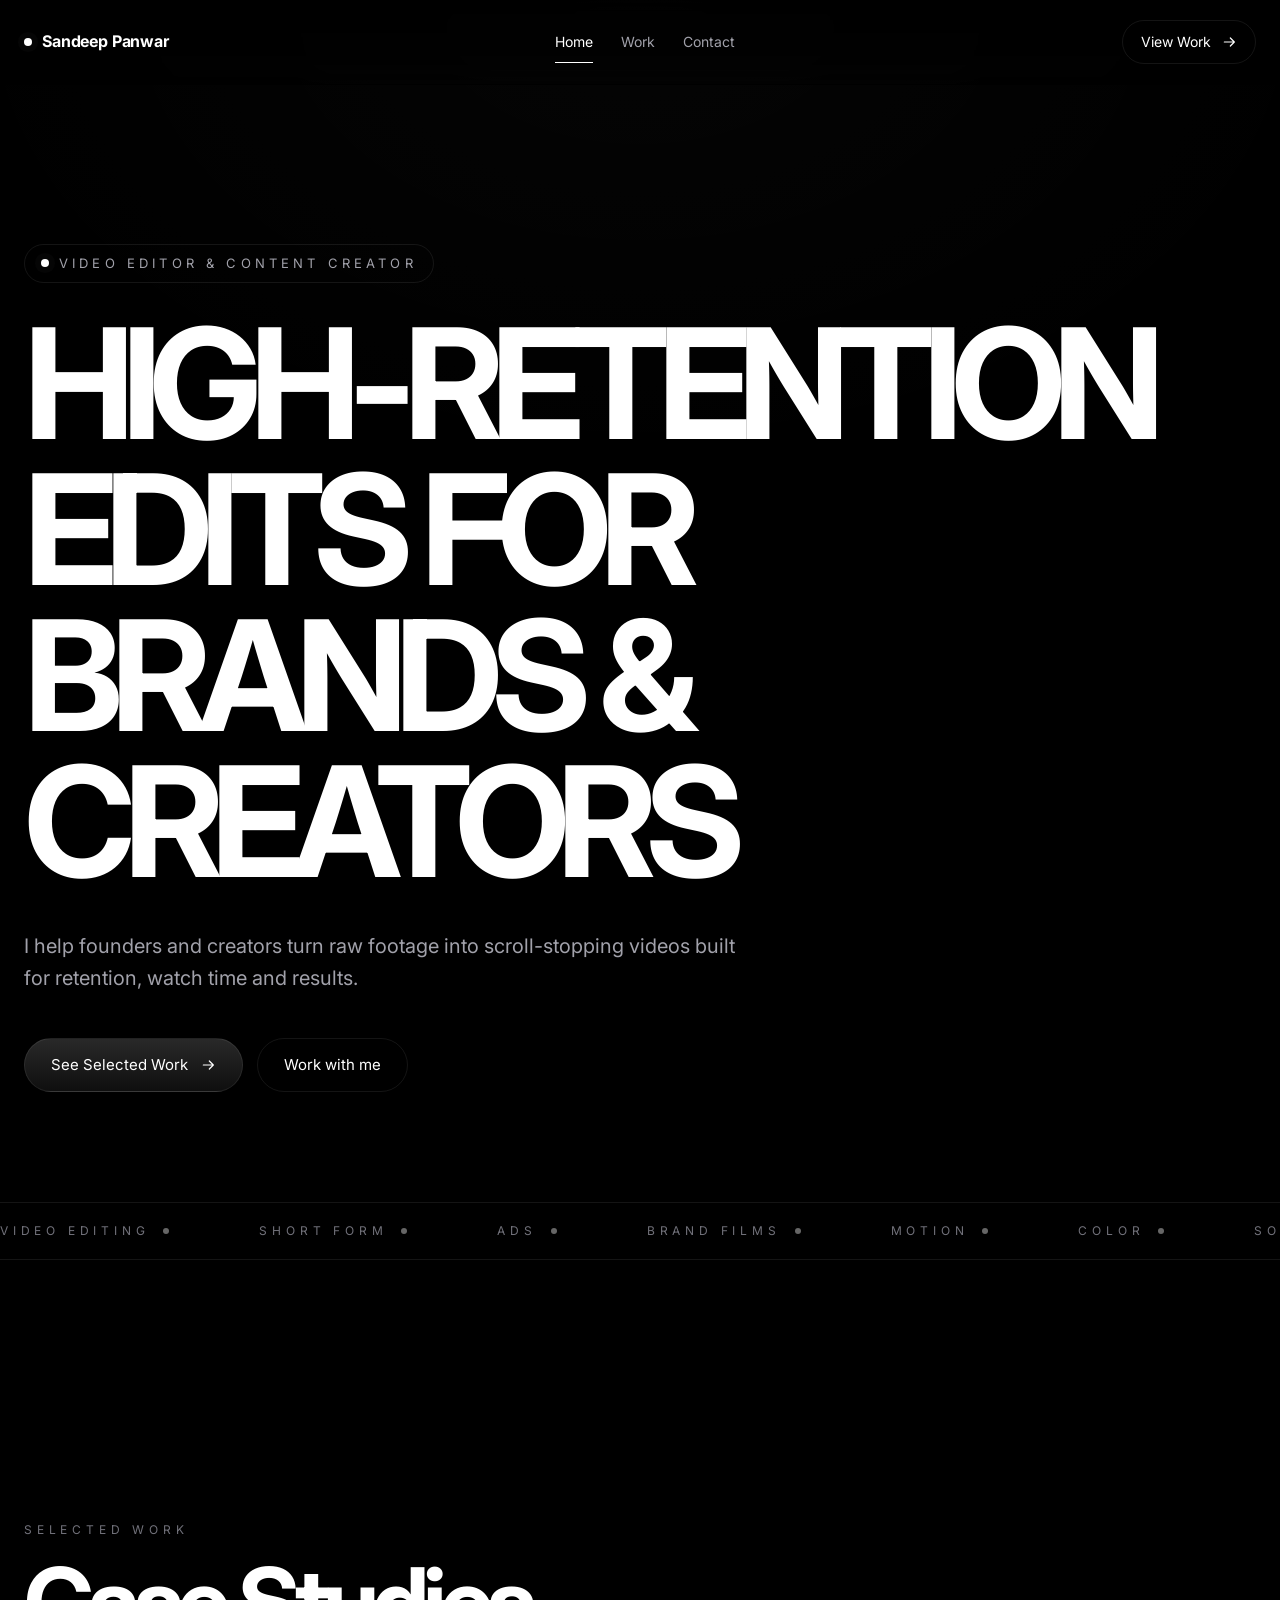
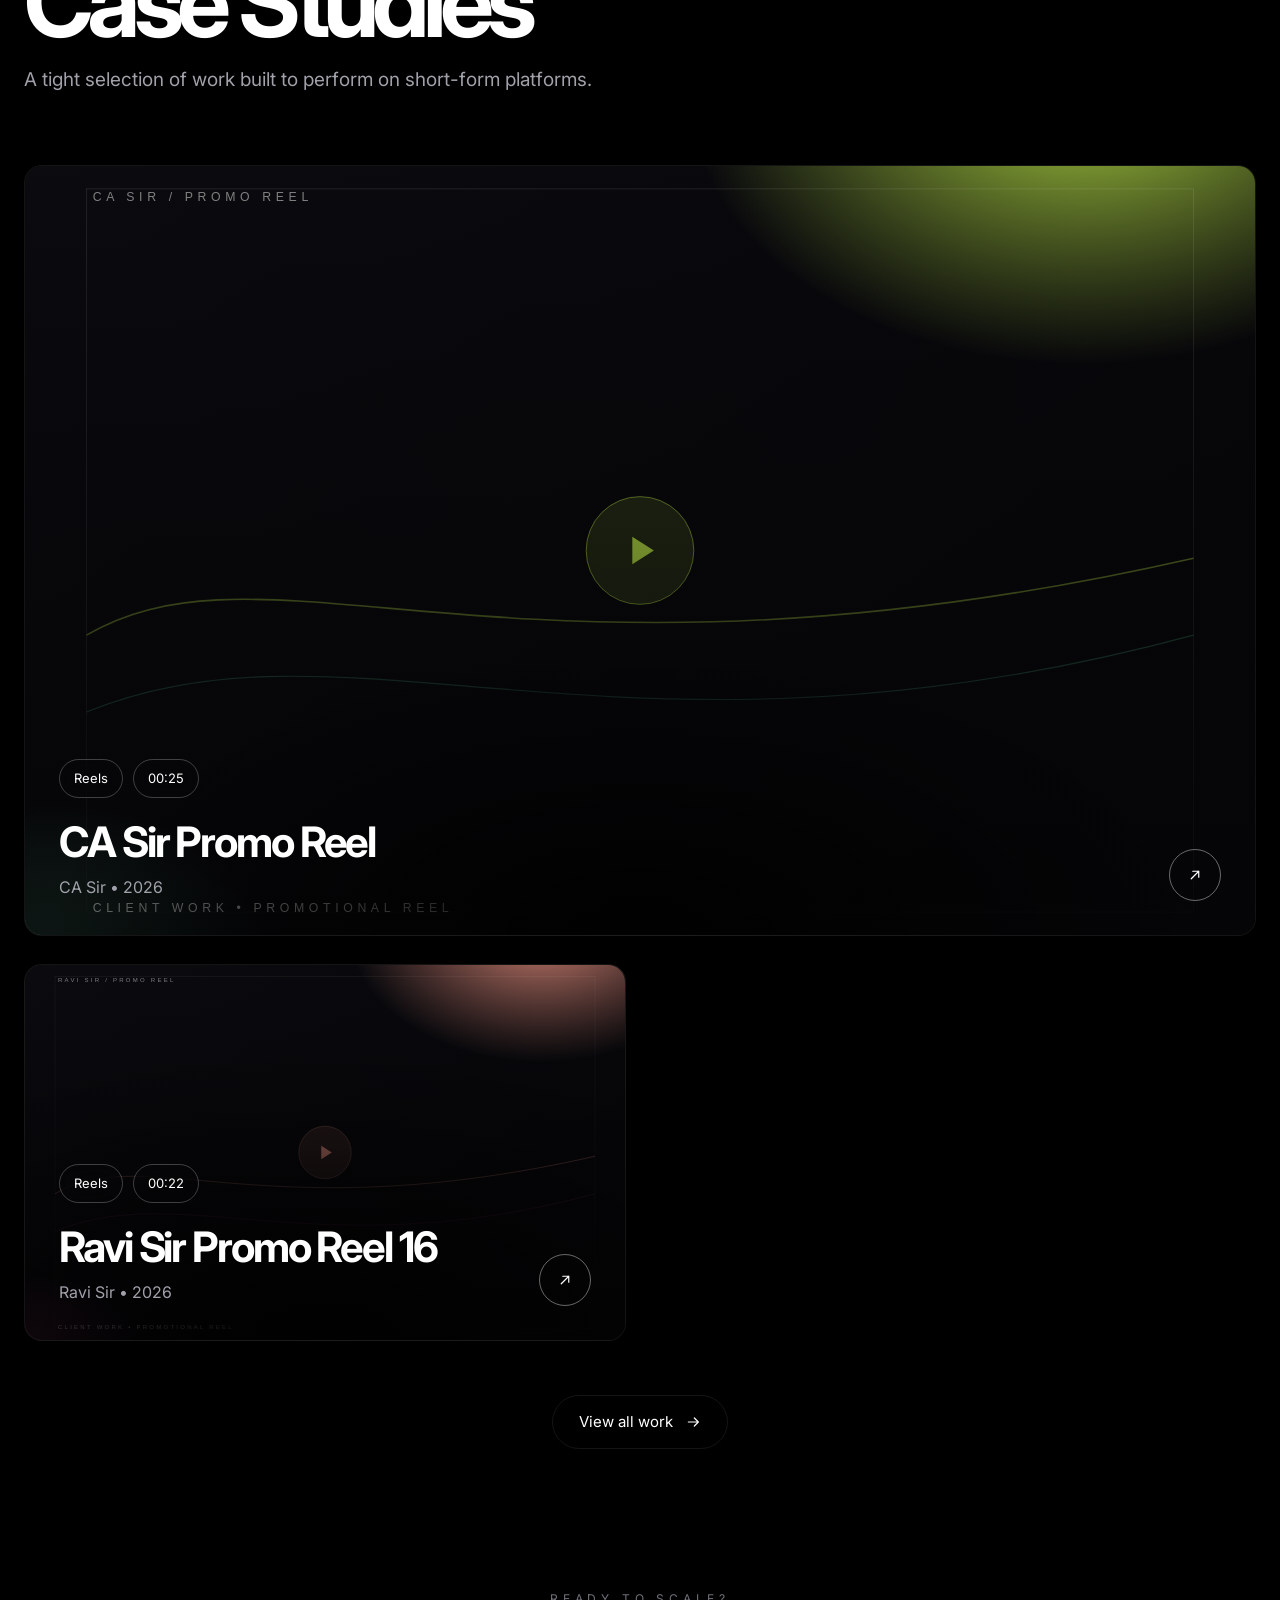
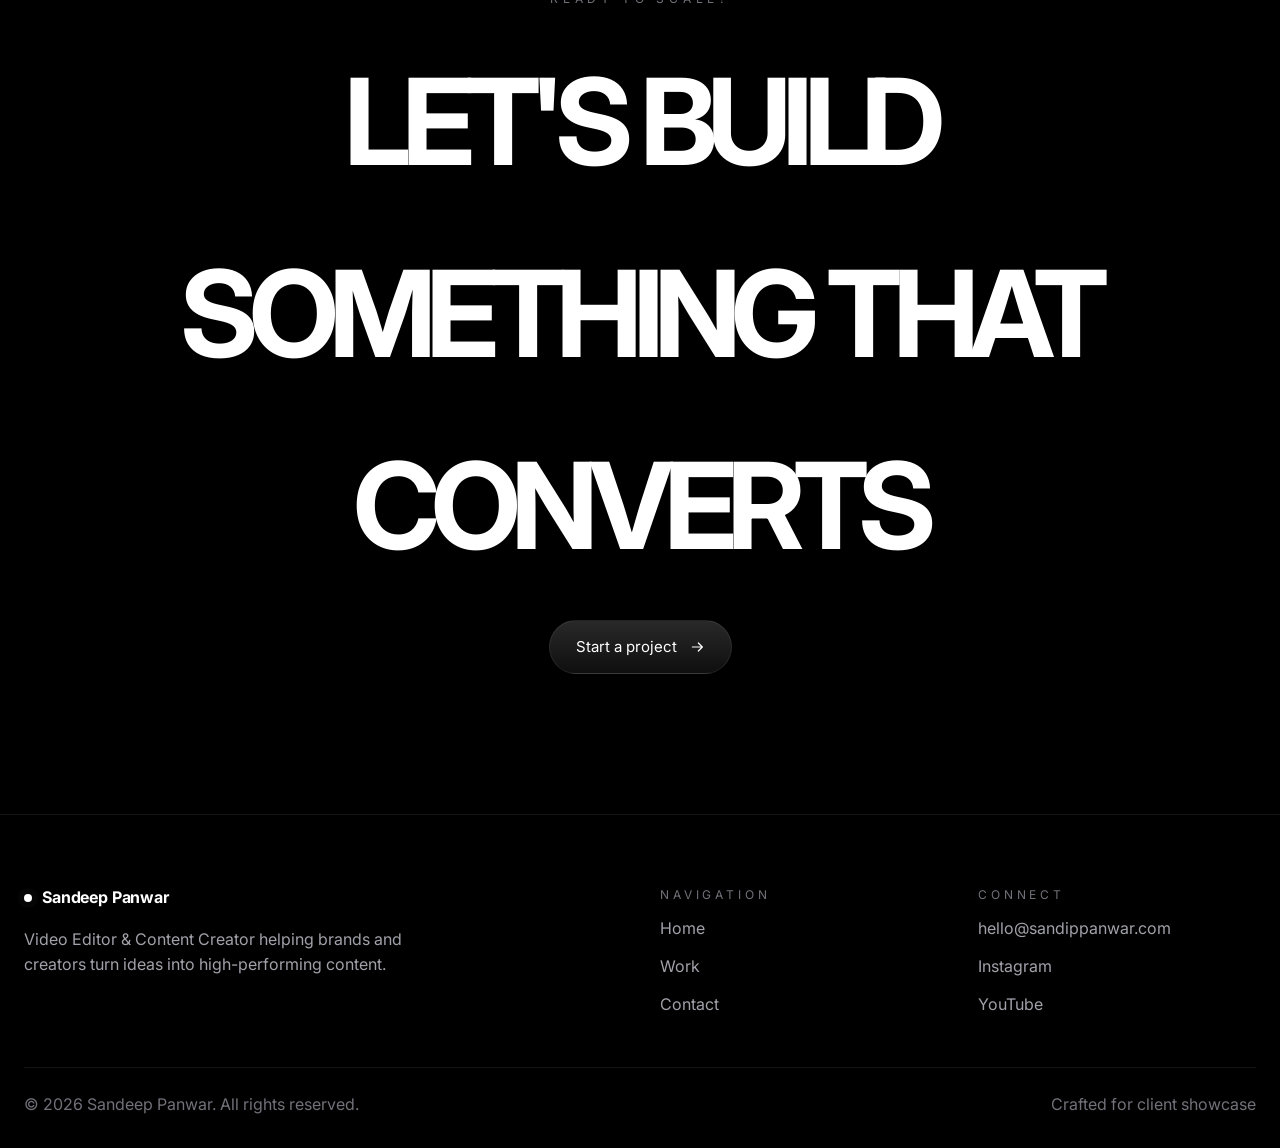
<file: index.html>
<!DOCTYPE html>
<html lang="en">

<head>
  <meta charset="UTF-8">
  <meta name="viewport" content="width=device-width, initial-scale=1.0">
  <title>Sandeep Panwar — Video Editor & Content Creator</title>
  <meta name="description" content="Portfolio of Sandeep Panwar. Video editor focused on high-retention reels, ads and brand films.">
  <link rel="preconnect" href="https://fonts.googleapis.com">
  <link rel="preconnect" href="https://fonts.gstatic.com" crossorigin>
  <link rel="stylesheet" href="assets/css/style.css">
</head>

<body>
  <header class="header">
    <div class="container nav">
      <a class="brand" href="index.html">
        <span class="brand__dot"></span>
        <span>Sandeep Panwar</span>
      </a>
      <nav class="nav__links">
        <a class="nav__link is-active" href="index.html">Home</a>
        <a class="nav__link" href="work.html">Work</a>
        <a class="nav__link" href="contact.html">Contact</a>
      </nav>
      <a class="nav__cta" href="work.html">
        <span>View Work</span>
        <span class="btn__icon">
          <svg width="16" height="16" viewBox="0 0 16 16" fill="none" xmlns="http://www.w3.org/2000/svg">
            <path d="M3.333 8h9.334M9.333 4l4 4-4 4" stroke="currentColor" stroke-width="1.2" stroke-linecap="round" stroke-linejoin="round"/>
          </svg>
        </span>
      </a>
      <button class="nav__toggle" aria-label="Open menu">
        <span></span>
        <span></span>
        <span></span>
      </button>
    </div>
  </header>

  <div class="mobile-menu">
    <button class="mobile-menu__close">Close</button>
    <a class="mobile-menu__link" href="index.html">Home</a>
    <a class="mobile-menu__link" href="work.html">Work</a>
    <a class="mobile-menu__link" href="contact.html">Contact</a>
  </div>

  <main>
    <section class="hero">
      <div class="container">
        <div class="hero__kicker reveal">
          <span class="brand__dot"></span>
          <span>Video Editor & Content Creator</span>
        </div>
        <h1 class="hero__title reveal">
          <span>High-Retention</span>
          <span>Edits For</span>
          <span>Brands & Creators</span>
        </h1>
        <p class="hero__subtitle reveal">
          I help founders and creators turn raw footage into scroll-stopping videos built for retention, watch time and results.
        </p>
        <div class="hero__actions reveal">
          <a class="btn btn--primary" href="work.html">
            <span>See Selected Work</span>
            <span class="btn__icon">
              <svg width="16" height="16" viewBox="0 0 16 16" fill="none" xmlns="http://www.w3.org/2000/svg">
                <path d="M3.333 8h9.334M9.333 4l4 4-4 4" stroke="currentColor" stroke-width="1.2" stroke-linecap="round" stroke-linejoin="round"/>
              </svg>
            </span>
          </a>
          <a class="btn btn--ghost" href="contact.html">
            <span>Work with me</span>
          </a>
        </div>
      </div>
      <div class="marquee">
        <div class="marquee__track"></div>
      </div>
    </section>

    <section class="section">
      <div class="container">
        <div class="section__header">
          <span class="section__kicker reveal">Selected Work</span>
          <h2 class="section__title reveal">Case Studies</h2>
          <p class="section__lead reveal">A tight selection of work built to perform on short-form platforms.</p>
        </div>
        <div class="work-grid" id="featuredGrid"></div>
        <div style="margin-top: clamp(30px, 6vw, 54px); display:flex; justify-content:center">
          <a class="btn btn--ghost reveal" href="work.html">
            <span>View all work</span>
            <span class="btn__icon">
              <svg width="16" height="16" viewBox="0 0 16 16" fill="none" xmlns="http://www.w3.org/2000/svg">
                <path d="M3.333 8h9.334M9.333 4l4 4-4 4" stroke="currentColor" stroke-width="1.2" stroke-linecap="round" stroke-linejoin="round"/>
              </svg>
            </span>
          </a>
        </div>
      </div>
    </section>

    <section class="section" style="padding-top:0">
      <div class="container cta reveal">
        <span class="section__kicker">Ready to scale?</span>
        <h2 class="cta__title">Let's build something that converts</h2>
        <a class="btn btn--primary" href="contact.html">
          <span>Start a project</span>
          <span class="btn__icon">
            <svg width="16" height="16" viewBox="0 0 16 16" fill="none" xmlns="http://www.w3.org/2000/svg">
              <path d="M3.333 8h9.334M9.333 4l4 4-4 4" stroke="currentColor" stroke-width="1.2" stroke-linecap="round" stroke-linejoin="round"/>
            </svg>
          </span>
        </a>
      </div>
    </section>
  </main>

  <footer class="footer">
    <div class="container">
      <div class="footer__top">
        <div class="footer__brand">
          <a class="brand" href="index.html">
            <span class="brand__dot"></span>
            <span>Sandeep Panwar</span>
          </a>
          <p class="footer__text">Video Editor & Content Creator helping brands and creators turn ideas into high-performing content.</p>
        </div>
        <div class="footer__links">
          <span class="footer__links-title">Navigation</span>
          <a class="footer__link" href="index.html">Home</a>
          <a class="footer__link" href="work.html">Work</a>
          <a class="footer__link" href="contact.html">Contact</a>
        </div>
        <div class="footer__links">
          <span class="footer__links-title">Connect</span>
          <a class="footer__link" href="mailto:hello@sandippanwar.com">hello@sandippanwar.com</a>
          <a class="footer__link" href="https://instagram.com" target="_blank" rel="noopener">Instagram</a>
          <a class="footer__link" href="https://youtube.com" target="_blank" rel="noopener">YouTube</a>
        </div>
      </div>
      <div class="footer__bottom">
        <span>© <span data-year></span> Sandeep Panwar. All rights reserved.</span>
        <span>Crafted for client showcase</span>
      </div>
    </div>
  </footer>

  <script src="assets/js/main.js"></script>
</body>

</html>
</file>
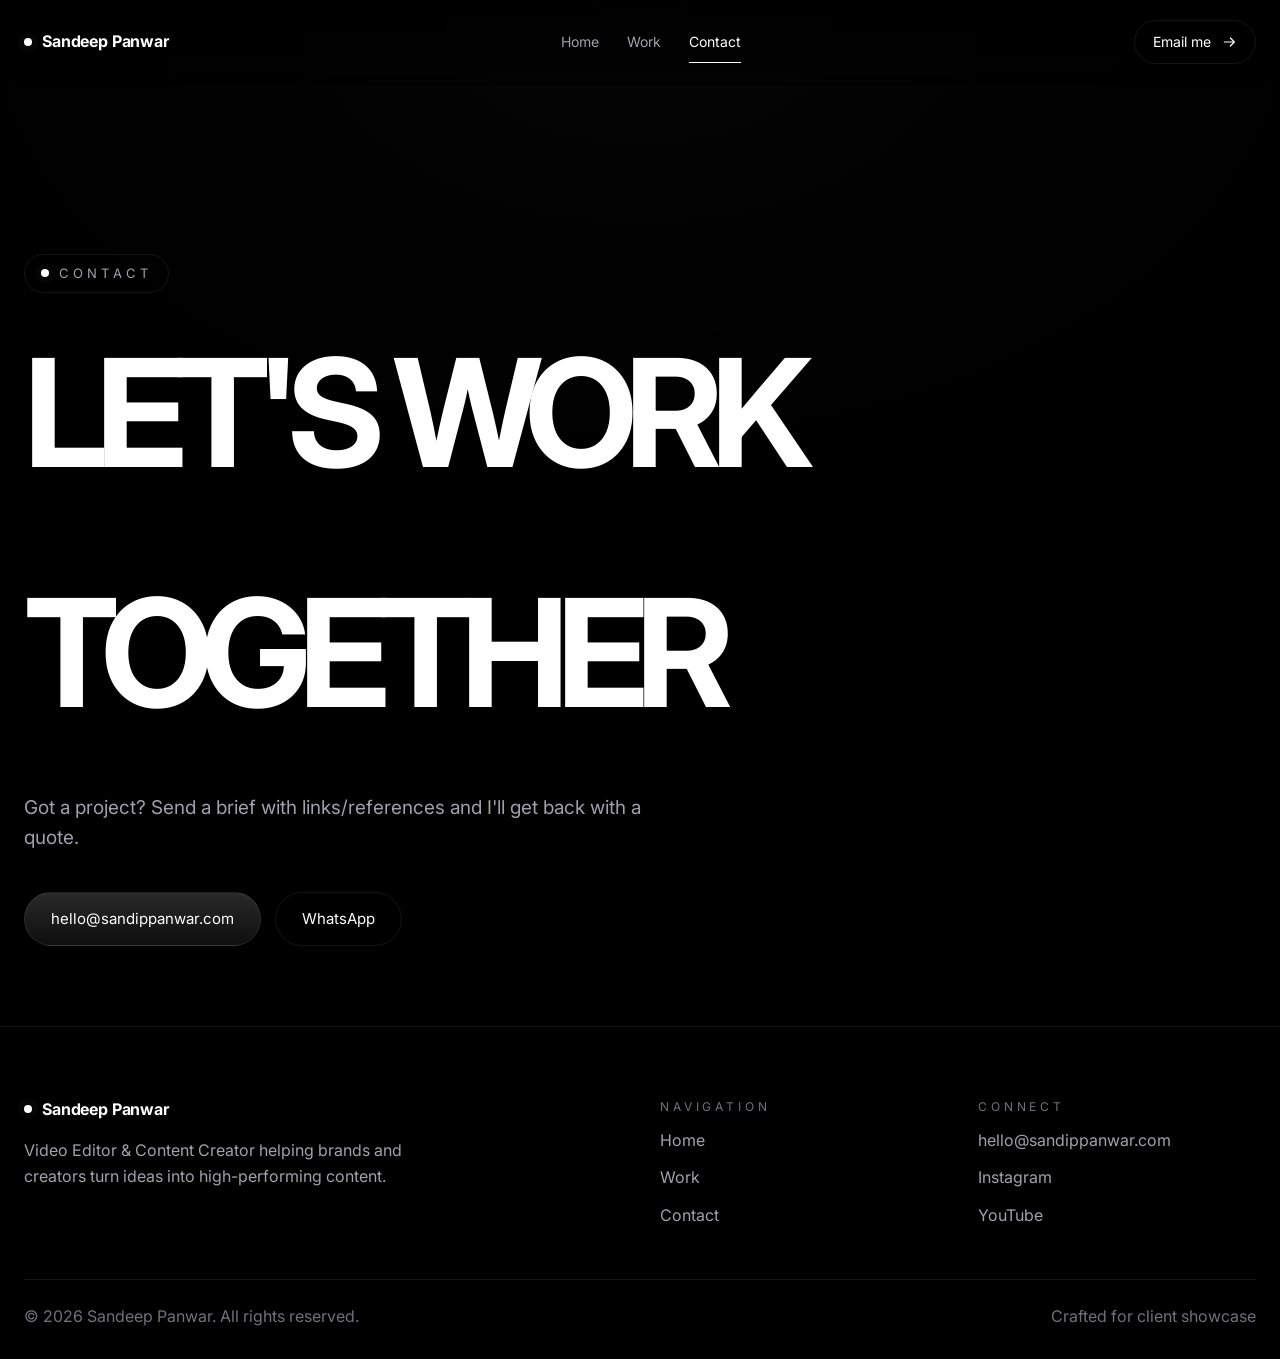
<file: contact.html>
<!DOCTYPE html>
<html lang="en">

<head>
  <meta charset="UTF-8">
  <meta name="viewport" content="width=device-width, initial-scale=1.0">
  <title>Contact — Sandeep Panwar</title>
  <meta name="description" content="Get in touch with Sandeep Panwar for video editing projects.">
  <link rel="preconnect" href="https://fonts.googleapis.com">
  <link rel="preconnect" href="https://fonts.gstatic.com" crossorigin>
  <link rel="stylesheet" href="assets/css/style.css">
</head>

<body>
  <header class="header">
    <div class="container nav">
      <a class="brand" href="index.html">
        <span class="brand__dot"></span>
        <span>Sandeep Panwar</span>
      </a>
      <nav class="nav__links">
        <a class="nav__link" href="index.html">Home</a>
        <a class="nav__link" href="work.html">Work</a>
        <a class="nav__link is-active" href="contact.html">Contact</a>
      </nav>
      <a class="nav__cta" href="mailto:hello@sandippanwar.com">
        <span>Email me</span>
        <span class="btn__icon">
          <svg width="16" height="16" viewBox="0 0 16 16" fill="none" xmlns="http://www.w3.org/2000/svg">
            <path d="M3.333 8h9.334M9.333 4l4 4-4 4" stroke="currentColor" stroke-width="1.2" stroke-linecap="round" stroke-linejoin="round"/>
          </svg>
        </span>
      </a>
      <button class="nav__toggle" aria-label="Open menu">
        <span></span>
        <span></span>
        <span></span>
      </button>
    </div>
  </header>

  <div class="mobile-menu">
    <button class="mobile-menu__close">Close</button>
    <a class="mobile-menu__link" href="index.html">Home</a>
    <a class="mobile-menu__link" href="work.html">Work</a>
    <a class="mobile-menu__link" href="contact.html">Contact</a>
  </div>

  <main>
    <section class="page-hero">
      <div class="container">
        <div class="hero__kicker reveal">
          <span class="brand__dot"></span>
          <span>Contact</span>
        </div>
        <h1 class="page-hero__title reveal">Let's work together</h1>
        <p class="page-hero__lead reveal">Got a project? Send a brief with links/references and I'll get back with a quote.</p>
        <div class="hero__actions reveal" style="margin-top:clamp(24px,5vw,38px)">
          <a class="btn btn--primary" href="mailto:hello@sandippanwar.com">
            <span>hello@sandippanwar.com</span>
          </a>
          <a class="btn btn--ghost" href="https://wa.me/919000000000">
            <span>WhatsApp</span>
          </a>
        </div>
      </div>
    </section>
  </main>

  <footer class="footer">
    <div class="container">
      <div class="footer__top">
        <div class="footer__brand">
          <a class="brand" href="index.html">
            <span class="brand__dot"></span>
            <span>Sandeep Panwar</span>
          </a>
          <p class="footer__text">Video Editor & Content Creator helping brands and creators turn ideas into high-performing content.</p>
        </div>
        <div class="footer__links">
          <span class="footer__links-title">Navigation</span>
          <a class="footer__link" href="index.html">Home</a>
          <a class="footer__link" href="work.html">Work</a>
          <a class="footer__link" href="contact.html">Contact</a>
        </div>
        <div class="footer__links">
          <span class="footer__links-title">Connect</span>
          <a class="footer__link" href="mailto:hello@sandippanwar.com">hello@sandippanwar.com</a>
          <a class="footer__link" href="https://instagram.com" target="_blank" rel="noopener">Instagram</a>
          <a class="footer__link" href="https://youtube.com" target="_blank" rel="noopener">YouTube</a>
        </div>
      </div>
      <div class="footer__bottom">
        <span>© <span data-year></span> Sandeep Panwar. All rights reserved.</span>
        <span>Crafted for client showcase</span>
      </div>
    </div>
  </footer>

  <script src="assets/js/main.js"></script>
</body>

</html>
</file>
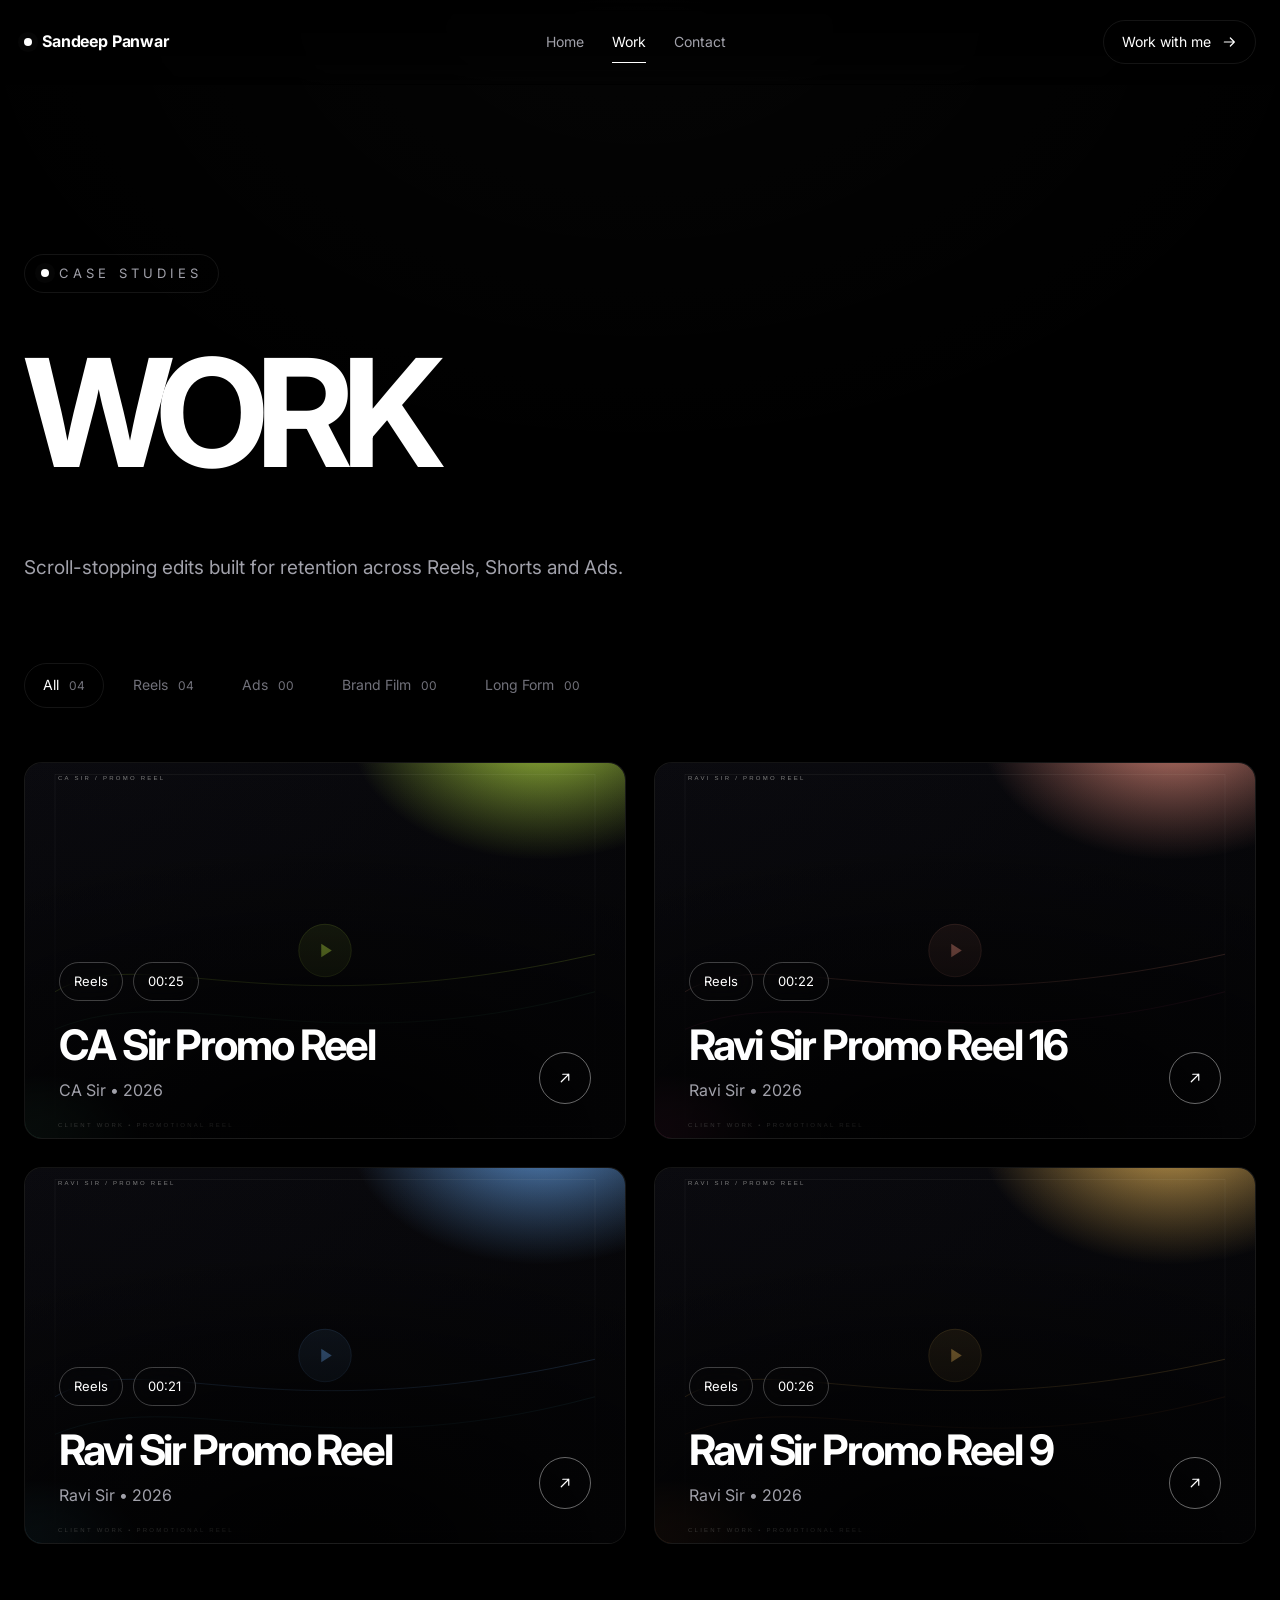
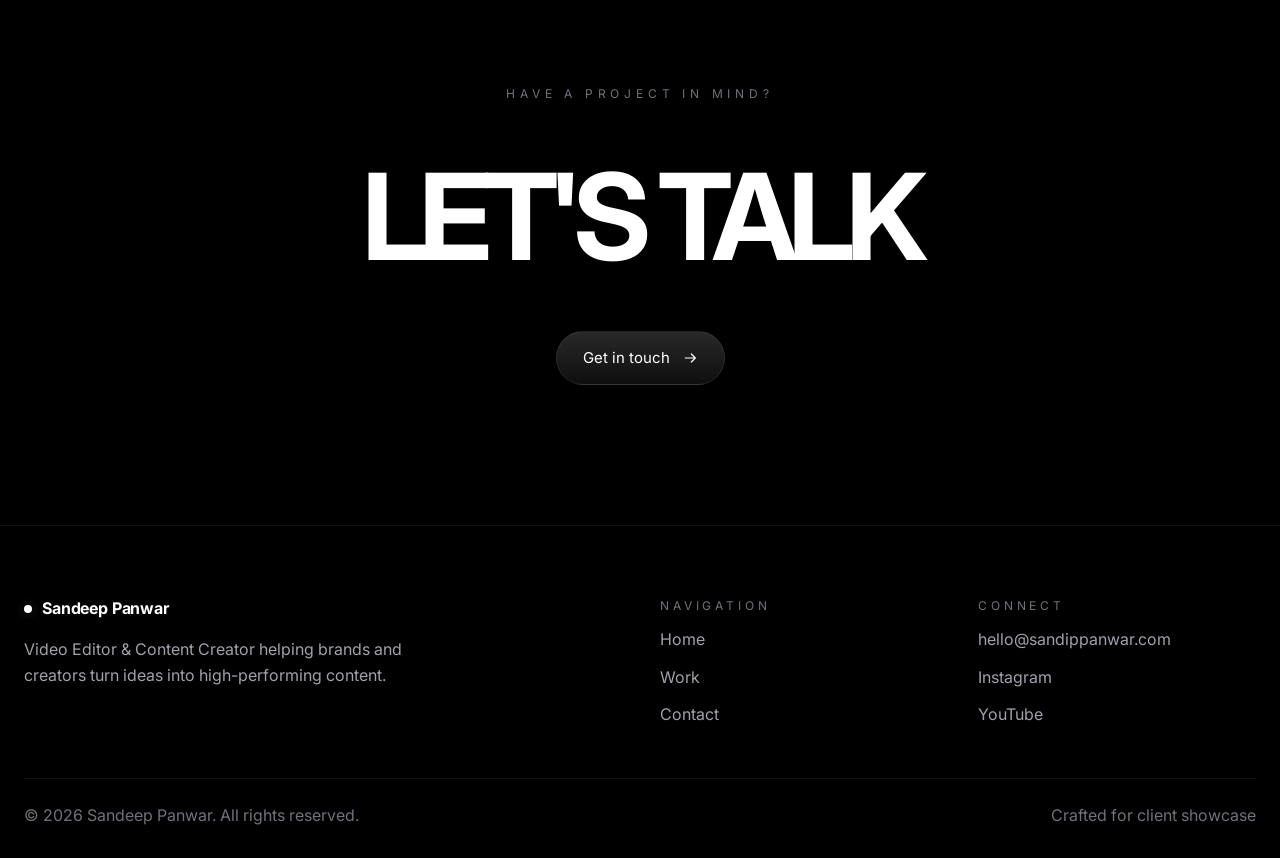
<file: work.html>
<!DOCTYPE html>
<html lang="en">

<head>
  <meta charset="UTF-8">
  <meta name="viewport" content="width=device-width, initial-scale=1.0">
  <title>Work — Sandeep Panwar</title>
  <meta name="description" content="Case studies of video edits by Sandeep Panwar.">
  <link rel="preconnect" href="https://fonts.googleapis.com">
  <link rel="preconnect" href="https://fonts.gstatic.com" crossorigin>
  <link rel="stylesheet" href="assets/css/style.css">
</head>

<body>
  <header class="header">
    <div class="container nav">
      <a class="brand" href="index.html">
        <span class="brand__dot"></span>
        <span>Sandeep Panwar</span>
      </a>
      <nav class="nav__links">
        <a class="nav__link" href="index.html">Home</a>
        <a class="nav__link is-active" href="work.html">Work</a>
        <a class="nav__link" href="contact.html">Contact</a>
      </nav>
      <a class="nav__cta" href="contact.html">
        <span>Work with me</span>
        <span class="btn__icon">
          <svg width="16" height="16" viewBox="0 0 16 16" fill="none" xmlns="http://www.w3.org/2000/svg">
            <path d="M3.333 8h9.334M9.333 4l4 4-4 4" stroke="currentColor" stroke-width="1.2" stroke-linecap="round" stroke-linejoin="round"/>
          </svg>
        </span>
      </a>
      <button class="nav__toggle" aria-label="Open menu">
        <span></span>
        <span></span>
        <span></span>
      </button>
    </div>
  </header>

  <div class="mobile-menu">
    <button class="mobile-menu__close">Close</button>
    <a class="mobile-menu__link" href="index.html">Home</a>
    <a class="mobile-menu__link" href="work.html">Work</a>
    <a class="mobile-menu__link" href="contact.html">Contact</a>
  </div>

  <main>
    <section class="page-hero">
      <div class="container">
        <div class="hero__kicker reveal">
          <span class="brand__dot"></span>
          <span>Case Studies</span>
        </div>
        <h1 class="page-hero__title reveal">Work</h1>
        <p class="page-hero__lead reveal">Scroll-stopping edits built for retention across Reels, Shorts and Ads.</p>
      </div>
    </section>

    <section class="section" style="padding-top:0">
      <div class="container">
        <div class="filters reveal" id="workFilters"></div>
        <div class="work-grid" id="workGrid"></div>
      </div>
    </section>

    <section class="section" style="padding-top:0">
      <div class="container cta reveal">
        <span class="section__kicker">Have a project in mind?</span>
        <h2 class="cta__title">Let's talk</h2>
        <a class="btn btn--primary" href="contact.html">
          <span>Get in touch</span>
          <span class="btn__icon">
            <svg width="16" height="16" viewBox="0 0 16 16" fill="none" xmlns="http://www.w3.org/2000/svg">
              <path d="M3.333 8h9.334M9.333 4l4 4-4 4" stroke="currentColor" stroke-width="1.2" stroke-linecap="round" stroke-linejoin="round"/>
            </svg>
          </span>
        </a>
      </div>
    </section>
  </main>

  <footer class="footer">
    <div class="container">
      <div class="footer__top">
        <div class="footer__brand">
          <a class="brand" href="index.html">
            <span class="brand__dot"></span>
            <span>Sandeep Panwar</span>
          </a>
          <p class="footer__text">Video Editor & Content Creator helping brands and creators turn ideas into high-performing content.</p>
        </div>
        <div class="footer__links">
          <span class="footer__links-title">Navigation</span>
          <a class="footer__link" href="index.html">Home</a>
          <a class="footer__link" href="work.html">Work</a>
          <a class="footer__link" href="contact.html">Contact</a>
        </div>
        <div class="footer__links">
          <span class="footer__links-title">Connect</span>
          <a class="footer__link" href="mailto:hello@sandippanwar.com">hello@sandippanwar.com</a>
          <a class="footer__link" href="https://instagram.com" target="_blank" rel="noopener">Instagram</a>
          <a class="footer__link" href="https://youtube.com" target="_blank" rel="noopener">YouTube</a>
        </div>
      </div>
      <div class="footer__bottom">
        <span>© <span data-year></span> Sandeep Panwar. All rights reserved.</span>
        <span>Crafted for client showcase</span>
      </div>
    </div>
  </footer>

  <script src="assets/js/main.js"></script>
</body>

</html>
</file>
<file: assets/css/style.css>
/* SANDEEP EDITFOLIO - Adbuffs inspired dark portfolio */
@import url('https://fonts.googleapis.com/css2?family=Inter:wght@400;500;600;700;800&display=swap');

:root {
  --bg: #000000;
  --bg-2: #0a0a0a;
  --card: #101010;
  --border: rgba(255,255,255,0.08);
  --text: #ffffff;
  --text-2: #a1a1aa;
  --text-3: #71717a;
  --accent: #ffffff;
  --radius: 14px;
  --radius-lg: 18px;
  --max: 1320px;
  --ease: cubic-bezier(0.25, 0.8, 0.25, 1);
}

* {
  margin: 0;
  padding: 0;
  box-sizing: border-box;
  font-family: 'Inter', -apple-system, BlinkMacSystemFont, sans-serif;
  -webkit-font-smoothing: antialiased;
  -moz-osx-font-smoothing: grayscale;
  text-rendering: optimizeLegibility;
}

html {
  scroll-behavior: smooth;
  background: var(--bg);
}

body {
  background: radial-gradient(1200px 800px at 50% 0%, rgba(255,255,255,0.02), transparent 60%), var(--bg);
  color: var(--text);
  line-height: 1.6;
  overflow-x: hidden;
}

img, video {
  max-width: 100%;
  display: block;
}

a {
  color: inherit;
  text-decoration: none;
}

ul {
  list-style: none;
}

button {
  font: inherit;
  background: none;
  border: none;
  color: inherit;
  cursor: pointer;
}

.container {
  width: min(var(--max), calc(100% - 48px));
  margin: 0 auto;
}

.header {
  position: fixed;
  top: 0;
  left: 0;
  width: 100%;
  z-index: 50;
  backdrop-filter: saturate(120%) blur(12px);
  -webkit-backdrop-filter: saturate(120%) blur(12px);
  background: linear-gradient(180deg, rgba(0,0,0,0.8) 0%, rgba(0,0,0,0.6) 60%, transparent 100%);
  border-bottom: 1px solid transparent;
}

.header.is-scrolled {
  background: rgba(0,0,0,0.8);
  border-bottom: 1px solid var(--border);
}

.nav {
  display: flex;
  align-items: center;
  justify-content: space-between;
  gap: 24px;
  height: 84px;
}

.brand {
  display: flex;
  align-items: center;
  gap: 10px;
  font-weight: 700;
  letter-spacing: -0.01em;
}

.brand__dot {
  width: 8px;
  height: 8px;
  border-radius: 50%;
  background: var(--text);
  box-shadow: 0 0 0 6px rgba(255,255,255,0.02);
}

.nav__links {
  display: flex;
  align-items: center;
  gap: 28px;
}

.nav__link {
  position: relative;
  font-size: 14px;
  color: var(--text-2);
  transition: color 180ms var(--ease);
}

.nav__link.is-active,
.nav__link:hover {
  color: var(--text);
}

.nav__link::after {
  content: '';
  position: absolute;
  left: 0;
  bottom: -10px;
  width: 100%;
  height: 1px;
  background: var(--text);
  transform: scaleX(0);
  transform-origin: right;
  transition: transform 220ms var(--ease);
}

.nav__link:hover::after,
.nav__link.is-active::after {
  transform: scaleX(1);
  transform-origin: left;
}

.nav__cta {
  display: inline-flex;
  align-items: center;
  gap: 10px;
  padding: 10px 18px;
  border-radius: 999px;
  border: 1px solid var(--border);
  font-size: 14px;
  transition: all 200ms var(--ease);
}

.nav__cta:hover {
  border-color: rgba(255,255,255,0.4);
  background: radial-gradient(400px 120px at 50% 0%, rgba(255,255,255,0.08), transparent);
}

.nav__toggle {
  display: none;
  flex-direction: column;
  gap: 6px;
}

.nav__toggle span {
  width: 22px;
  height: 1px;
  background: var(--text);
}

.mobile-menu {
  position: fixed;
  inset: 0;
  background: rgba(0,0,0,0.98);
  display: none;
  flex-direction: column;
  align-items: center;
  justify-content: center;
  gap: 18px;
  text-align: center;
}

.mobile-menu.is-open {
  display: flex;
}

.mobile-menu__link {
  font-size: clamp(28px, 8vw, 48px);
  letter-spacing: -0.02em;
}

.mobile-menu__close {
  position: absolute;
  top: 26px;
  right: 24px;
  font-size: 14px;
  color: var(--text-2);
}

main {
  padding-top: 84px;
}

.hero {
  position: relative;
  padding: clamp(80px, 14vw, 160px) 0 clamp(60px, 10vw, 120px);
}

.hero__kicker {
  display: inline-flex;
  align-items: center;
  gap: 10px;
  padding: 8px 16px;
  border-radius: 999px;
  border: 1px solid var(--border);
  color: var(--text-2);
  font-size: 13px;
  text-transform: uppercase;
  letter-spacing: 0.32em;
}

.hero__title {
  margin-top: 28px;
  font-size: clamp(48px, 12vw, 160px);
  line-height: 0.95;
  letter-spacing: -0.08em;
  text-transform: uppercase;
}

.hero__title span {
  display: block;
}

.hero__subtitle {
  margin-top: clamp(20px, 4vw, 36px);
  max-width: 720px;
  color: var(--text-2);
  font-size: clamp(16px, 2vw, 20px);
}

.hero__actions {
  margin-top: clamp(28px, 6vw, 44px);
  display: flex;
  flex-wrap: wrap;
  gap: 14px;
}

.btn {
  display: inline-flex;
  align-items: center;
  gap: 12px;
  padding: 14px 26px;
  border-radius: 999px;
  border: 1px solid var(--border);
  font-size: 15px;
  transition: all 220ms var(--ease);
}

.btn--primary {
  background: linear-gradient(180deg, rgba(255,255,255,0.16) 0%, rgba(255,255,255,0.06) 100%);
}

.btn--ghost:hover,
.btn--primary:hover {
  border-color: rgba(255,255,255,0.5);
  transform: translateY(-4px);
}

.btn__icon {
  display: inline-flex;
  transition: transform 220ms var(--ease);
}

.btn:hover .btn__icon {
  transform: translateX(6px);
}

.marquee {
  position: relative;
  margin-top: clamp(60px, 10vw, 110px);
  border-top: 1px solid var(--border);
  border-bottom: 1px solid var(--border);
  overflow: hidden;
}

.marquee__track {
  display: flex;
  align-items: center;
  gap: clamp(40px, 10vw, 90px);
  padding: 18px 0;
  animation: marquee 38s linear infinite;
  width: max-content;
}

.marquee__item {
  display: flex;
  align-items: center;
  gap: 14px;
  color: var(--text-3);
  text-transform: uppercase;
  letter-spacing: 0.4em;
  font-size: 12px;
  white-space: nowrap;
}

.marquee__dot {
  width: 6px;
  height: 6px;
  border-radius: 50%;
  background: rgba(255,255,255,0.4);
}

@keyframes marquee {
  from { transform: translateX(0); }
  to { transform: translateX(-50%); }
}

.section {
  padding: clamp(70px, 12vw, 140px) 0;
}

.section__header {
  display: flex;
  flex-direction: column;
  gap: 16px;
  margin-bottom: clamp(40px, 8vw, 70px);
}

.section__kicker {
  color: var(--text-3);
  text-transform: uppercase;
  letter-spacing: 0.4em;
  font-size: 12px;
}

.section__title {
  font-size: clamp(36px, 8vw, 96px);
  letter-spacing: -0.07em;
  line-height: 0.98;
}

.section__lead {
  max-width: 680px;
  color: var(--text-2);
  font-size: clamp(16px, 2vw, 19px);
}

.filters {
  display: flex;
  flex-wrap: wrap;
  gap: 10px;
  margin-bottom: clamp(30px, 6vw, 54px);
}

.filter {
  display: inline-flex;
  align-items: center;
  gap: 10px;
  padding: 10px 18px;
  border-radius: 999px;
  border: 1px solid transparent;
  color: var(--text-3);
  font-size: 14px;
  transition: all 200ms var(--ease);
}

.filter.is-active {
  border-color: var(--border);
  color: var(--text);
}

.filter:not(.is-active):hover {
  color: var(--text);
}

.filter__count {
  font-size: 12px;
  color: var(--text-3);
}

.work-grid {
  display: grid;
  grid-template-columns: repeat(12, 1fr);
  gap: clamp(18px, 4vw, 28px);
}

.work-card {
  grid-column: span 6;
  position: relative;
  border-radius: var(--radius-lg);
  overflow: hidden;
  border: 1px solid var(--border);
  background: radial-gradient(600px 400px at 50% 0%, rgba(255,255,255,0.04), transparent);
  transition: transform 320ms var(--ease), border-color 320ms var(--ease);
}

.work-card--full {
  grid-column: 1 / -1;
}

.work-card:hover {
  transform: translateY(-10px);
  border-color: rgba(255,255,255,0.4);
}

.work-card__media {
  position: relative;
  aspect-ratio: 16 / 10;
  overflow: hidden;
}

.work-card__media img,
.work-card__media video {
  width: 100%;
  height: 100%;
  object-fit: cover;
  transition: transform 600ms var(--ease);
}

.work-card:hover .work-card__media img,
.work-card:hover .work-card__media video {
  transform: scale(1.04);
}

.work-card__overlay {
  position: absolute;
  inset: 0;
  background: radial-gradient(600px 300px at 50% 100%, rgba(0,0,0,0.9), transparent);
}

.work-card__content {
  position: absolute;
  left: 0;
  bottom: 0;
  width: 100%;
  display: flex;
  align-items: flex-end;
  justify-content: space-between;
  gap: 20px;
  padding: clamp(20px, 4vw, 34px);
}

.work-card__meta-group {
  display: flex;
  flex-direction: column;
  gap: 10px;
}

.work-card__tags {
  display: flex;
  flex-wrap: wrap;
  gap: 10px;
}

.chip {
  padding: 8px 14px;
  border-radius: 999px;
  border: 1px solid rgba(255,255,255,0.24);
  font-size: 13px;
  backdrop-filter: blur(10px);
}

.work-card__title {
  font-size: clamp(24px, 4vw, 42px);
  letter-spacing: -0.05em;
}

.work-card__sub {
  color: var(--text-2);
}

.work-card__arrow {
  width: 52px;
  height: 52px;
  border-radius: 50%;
  border: 1px solid rgba(255,255,255,0.4);
  display: inline-flex;
  align-items: center;
  justify-content: center;
  transition: transform 220ms var(--ease), background 220ms var(--ease);
}

.work-card:hover .work-card__arrow {
  transform: rotate(45deg);
  background: rgba(255,255,255,0.1);
}

.cta {
  text-align: center;
  display: flex;
  flex-direction: column;
  align-items: center;
  gap: 18px;
}

.cta__title {
  font-size: clamp(40px, 10vw, 120px);
  letter-spacing: -0.08em;
  text-transform: uppercase;
}

.footer {
  border-top: 1px solid var(--border);
  padding: clamp(40px, 8vw, 70px) 0 30px;
}

.footer__top {
  display: grid;
  grid-template-columns: repeat(12, 1fr);
  gap: clamp(20px, 6vw, 40px);
}

.footer__brand {
  grid-column: span 6;
  display: flex;
  flex-direction: column;
  gap: 16px;
}

.footer__text {
  color: var(--text-2);
  max-width: 420px;
}

.footer__links {
  grid-column: span 3;
  display: flex;
  flex-direction: column;
  gap: 12px;
}

.footer__links-title {
  color: var(--text-3);
  text-transform: uppercase;
  letter-spacing: 0.32em;
  font-size: 12px;
}

.footer__link {
  color: var(--text-2);
  transition: color 180ms var(--ease);
}

.footer__link:hover {
  color: var(--text);
}

.footer__bottom {
  margin-top: clamp(30px, 6vw, 50px);
  padding-top: 24px;
  border-top: 1px solid var(--border);
  display: flex;
  flex-wrap: wrap;
  align-items: center;
  justify-content: space-between;
  gap: 16px;
  color: var(--text-3);
}

.page-hero {
  padding: clamp(90px, 16vw, 170px) 0 clamp(40px, 8vw, 80px);
}

.page-hero__title {
  font-size: clamp(48px, 12vw, 150px);
  letter-spacing: -0.08em;
  text-transform: uppercase;
}

.page-hero__lead {
  margin-top: 20px;
  color: var(--text-2);
  max-width: 640px;
  font-size: clamp(16px, 2vw, 19px);
}

.project-hero {
  padding: clamp(90px, 16vw, 170px) 0 clamp(30px, 6vw, 60px);
}

.project-hero__grid {
  display: grid;
  grid-template-columns: repeat(12, 1fr);
  gap: clamp(20px, 6vw, 40px);
  align-items: end;
}

.project-hero__content {
  grid-column: 1 / 9;
  display: flex;
  flex-direction: column;
  gap: 18px;
}

.project-hero__meta {
  grid-column: 9 / -1;
  display: grid;
  grid-template-columns: repeat(2, minmax(0,1fr));
  gap: 18px;
}

.project-meta {
  border-top: 1px solid var(--border);
  padding-top: 16px;
  display: flex;
  flex-direction: column;
  gap: 8px;
}

.project-meta__label {
  color: var(--text-3);
  text-transform: uppercase;
  letter-spacing: 0.28em;
  font-size: 11px;
}

.project-media {
  margin-top: clamp(30px, 8vw, 70px);
}

.project-media__frame {
  position: relative;
  border-radius: var(--radius-lg);
  overflow: hidden;
  border: 1px solid var(--border);
  aspect-ratio: 16 / 9;
  background: #050505;
}

.project-media__frame video,
.project-media__frame img {
  width: 100%;
  height: 100%;
  object-fit: cover;
}

.project-section {
  padding: clamp(60px, 10vw, 110px) 0;
}

.project-section__grid {
  display: grid;
  grid-template-columns: repeat(12, 1fr);
  gap: clamp(24px, 8vw, 60px);
}

.project-section__title {
  grid-column: 1 / 5;
  font-size: clamp(28px, 5vw, 52px);
  letter-spacing: -0.05em;
}

.project-section__content {
  grid-column: 6 / -1;
  display: flex;
  flex-direction: column;
  gap: 18px;
  color: var(--text-2);
  font-size: clamp(16px, 2vw, 18px);
}

.next-project {
  border-top: 1px solid var(--border);
  padding: clamp(40px, 8vw, 70px) 0;
}

.next-project__inner {
  display: flex;
  align-items: center;
  justify-content: space-between;
  gap: 20px;
}

.next-project__label {
  color: var(--text-3);
  text-transform: uppercase;
  letter-spacing: 0.32em;
  font-size: 12px;
}

.next-project__title {
  margin-top: 12px;
  font-size: clamp(32px, 8vw, 80px);
  letter-spacing: -0.07em;
}

.reveal {
  opacity: 0;
  transform: translateY(40px);
  transition: opacity 900ms var(--ease), transform 900ms var(--ease);
}

.reveal.is-in {
  opacity: 1;
  transform: translateY(0);
}

@media (max-width: 1080px) {
  .work-card {
    grid-column: span 12;
  }
  .project-hero__content {
    grid-column: 1 / -1;
  }
  .project-hero__meta {
    grid-column: 1 / -1;
  }
  .project-section__title {
    grid-column: 1 / -1;
  }
  .project-section__content {
    grid-column: 1 / -1;
  }
  .footer__brand {
    grid-column: 1 / -1;
  }
  .footer__links {
    grid-column: span 6;
  }
}

@media (max-width: 880px) {
  .nav__links {
    display: none;
  }
  .nav__cta {
    display: none;
  }
  .nav__toggle {
    display: flex;
  }
}
</file>
